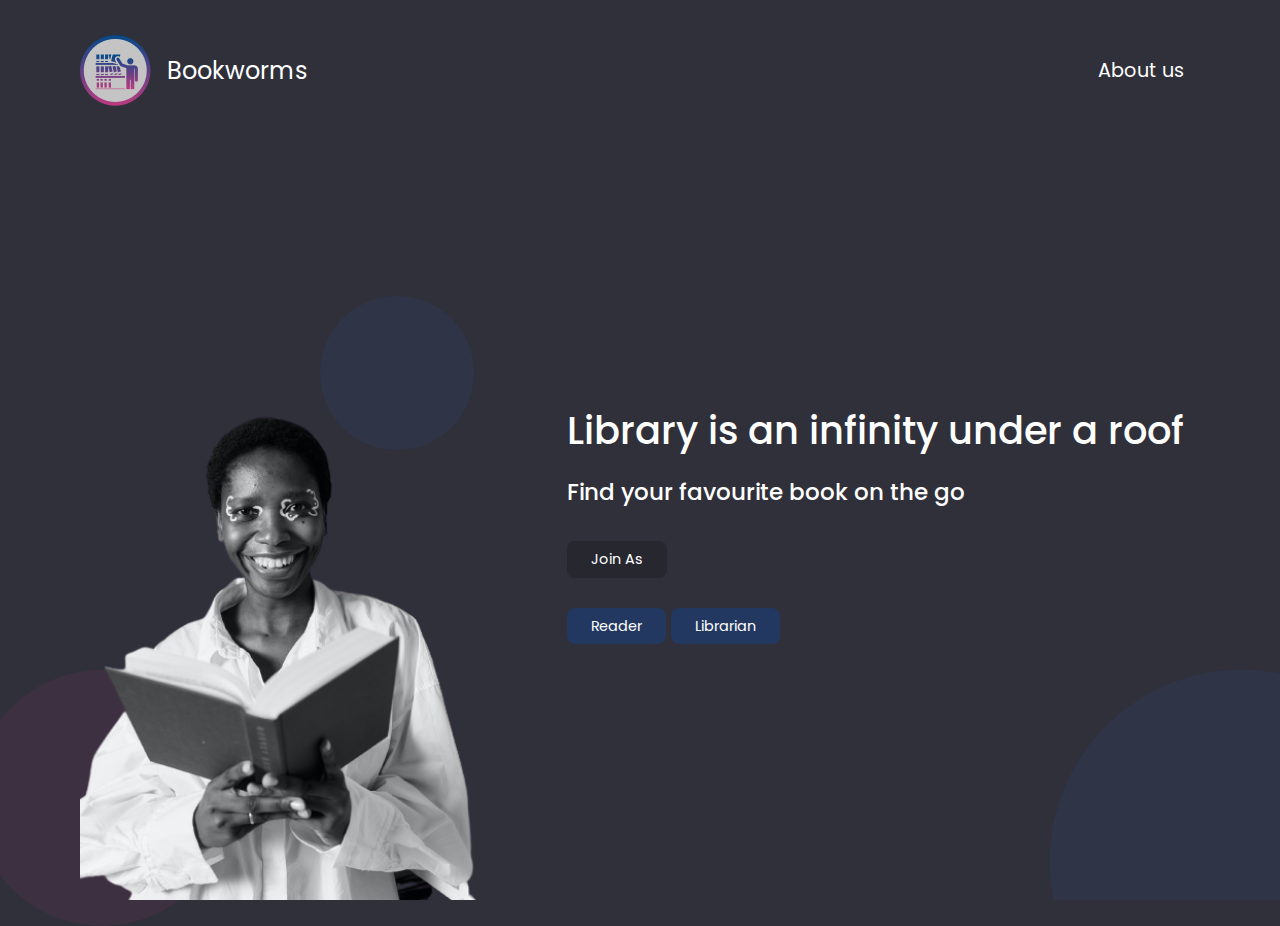
<file: index.html>
<!DOCTYPE html>
<html lang="en">
<head>
    <meta charset="UTF-8">
    <meta http-equiv="X-UA-Compatible" content="IE=edge">
    <meta name="viewport" content="width=device-width, initial-scale=1.0">
    <link href="styles.css" rel="stylesheet">
    <link href="index.css" rel="stylesheet">

    <title>Bookworms</title>
</head>
<body class="container full-height-grow">
    <header class="main-header">
        <a href="/" class="brand-logo">
            <img src="imgs/Logo.png">
        <div class="brand-logo-name">Bookworms</div></a>
        <nav class="main-nav">
            <ul>
                <li><a href="about.html">About us</a></li>
            </ul>
        </nav>   
    </header>
    <section class="home-main-section">
        <div class="img-wrapper">
            <div class="lady-image"></div>
        </div>
        <div class="call-to-action">
            <h1 class="title">Library is an infinity under a roof</h1>
            <span class="subtitle">Find your favourite book on the go</span>
            <a href="JoinAs" class="btn1">Join As</a>
        <div class="call-to-action1">
            <a href="Readersignup.html" class="btn">Reader</a>
            <a href="join.html" class="btn">Librarian</a></div>
        </div>
    </section>
    <div class="home-page-circle1"></div>
    <div class="home-page-circle2"></div>
    <div class="home-page-circle3"></div>
</body>
</html>
</file>
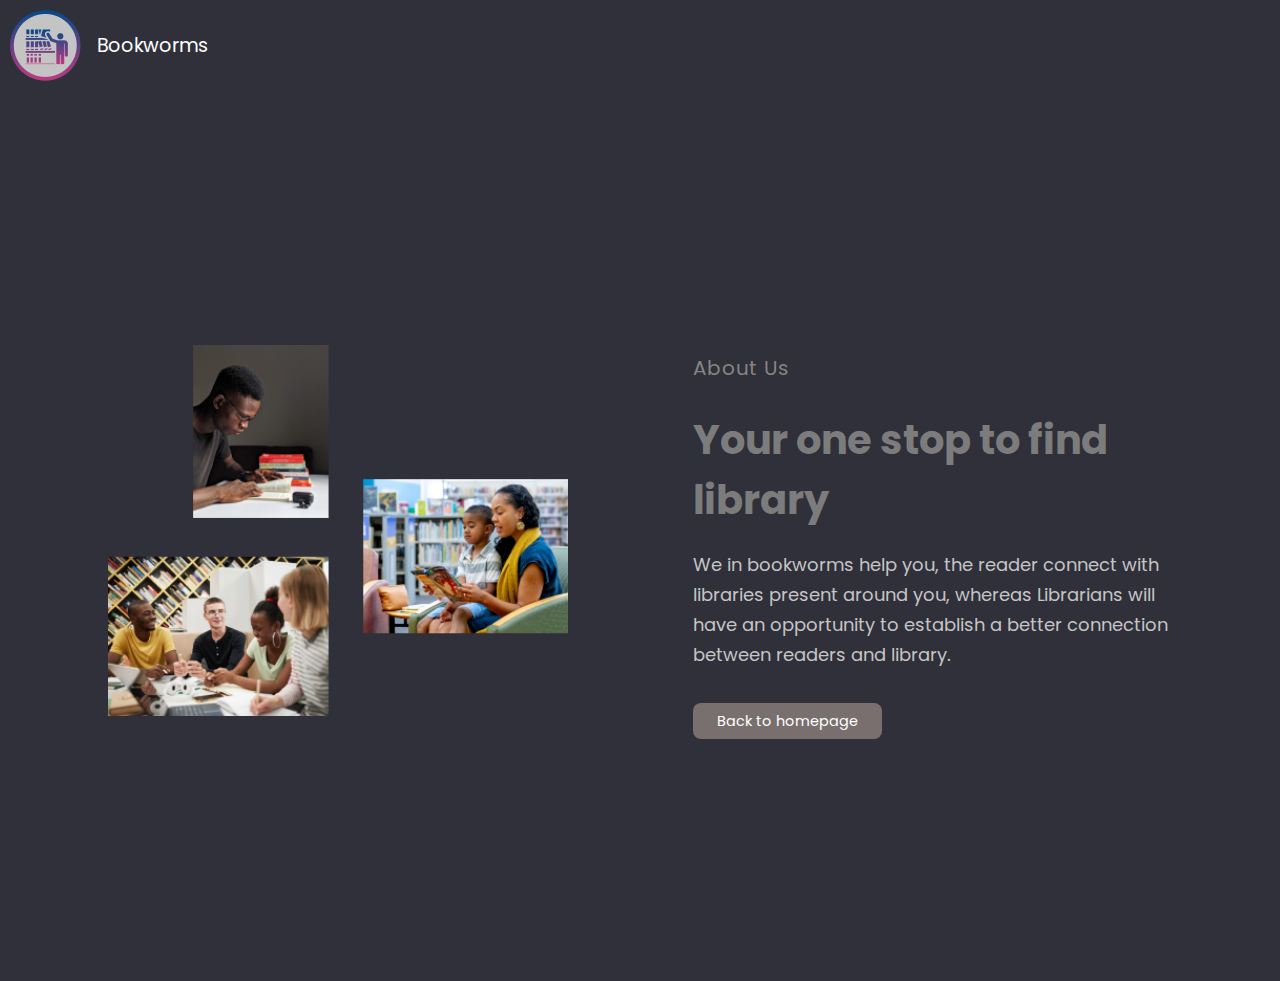
<file: about.html>
<!DOCTYPE html>
<html lang="en">
<head>
    <meta charset="UTF-8">
    <meta http-equiv="X-UA-Compatible" content="IE=edge">
    <meta name="viewport" content="width=device-width, initial-scale=1.0">
    <title>About Us</title>
    <link href="about.css" rel="stylesheet" type="text/css">
</head>
<body >
    <header class="main-header">
        <a href="/" class="brand-logo">
            <img src="imgs/Logo.png">
        <div class="brand-logo-name">Bookworms</div>
        </a>
    
    <section class="about">
        <div class="main">
            <img src="imgs/aboutus.png">
            <div class="all-text">
                <h4>About Us</h4>
                <h1>Your one stop to find library</h1>
                <p>We in bookworms help you, the reader connect with libraries present around you, whereas
            Librarians will have an opportunity to establish a better connection between readers and library.
                </p>
                <div class="call-to-action">
                    <a href="index.html" class="btn">Back to homepage</a>
                </div>
            </div>
        </div>
    </section>
</body>
</html>
</file>
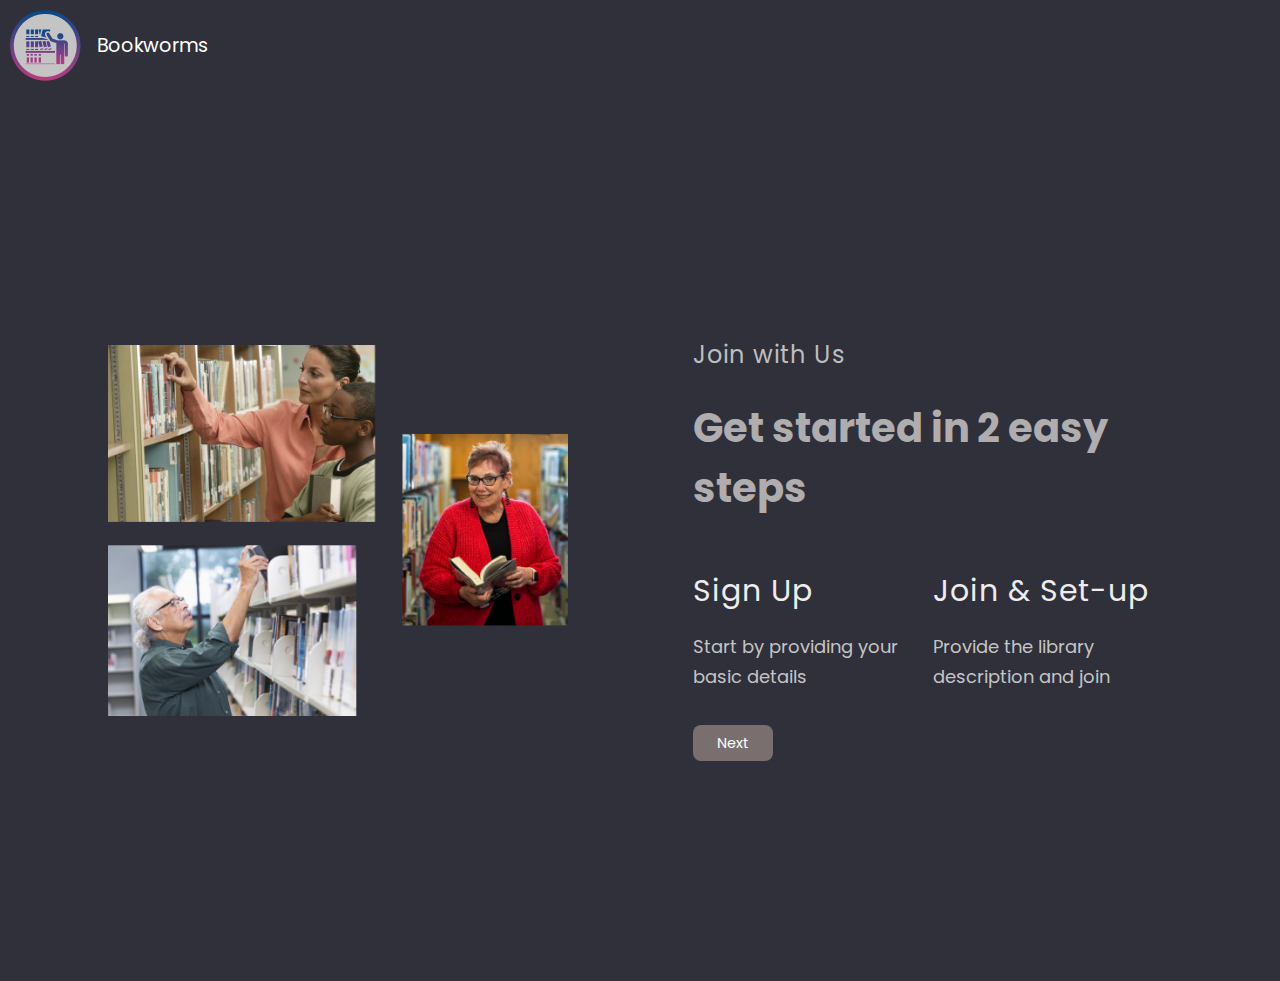
<file: join.html>
<!DOCTYPE html>
<html lang="en">
<head>
    <meta charset="UTF-8">
    <meta http-equiv="X-UA-Compatible" content="IE=edge">
    <meta name="viewport" content="width=device-width, initial-scale=1.0">
    <title>Partner</title>
    <link href="join.css" rel="stylesheet" type="text/css">
</head>
<body >
    <header class="main-header">
        <a href="/" class="brand-logo">
            <img src="imgs/Logo.png">
        <div class="brand-logo-name">Bookworms</div>
        </a>
    
    <section class="about">
        <div class="main">
            <img src="imgs/Partner.png">
            <div class="all-text">
                <h4>Join with Us</h4>
                <h1>Get started in 2 easy steps</h1>
                <div class="container">
                    <div class="box-1">
                        <h3>Sign Up</h3>
                        <p>Start by providing your basic details</p>
                    </div>
                    <div class="box-2">
                        <h3>Join & Set-up</h3>
                        <p>Provide the library description and join</p>
                    </div>
                </div>
                <div class="call-to-action">
                    <a href="Librariansignup.html" class="btn">Next</a>
                </div>
            </div>
        </div>
    </section>
</body>
</html>
</file>
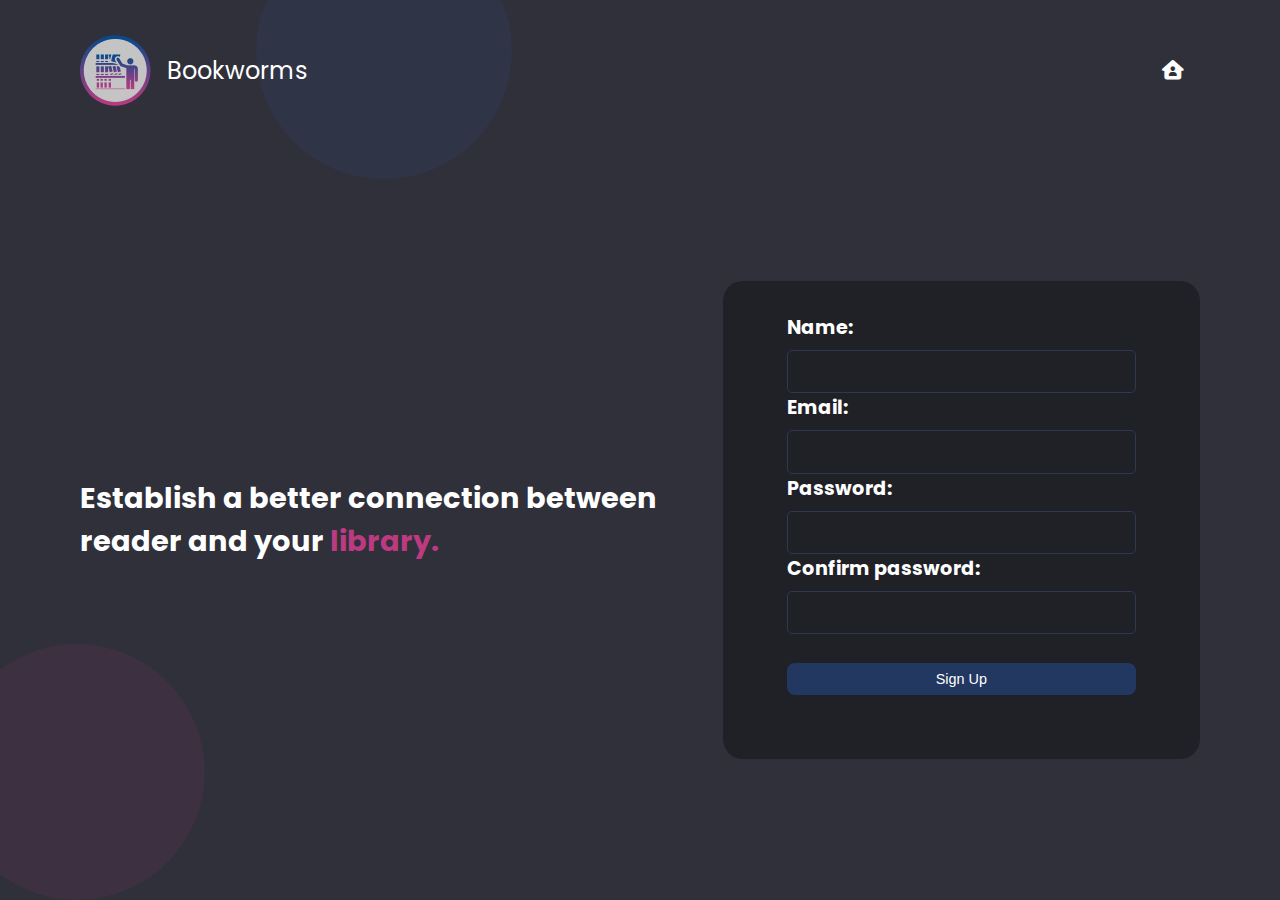
<file: Librariansignup.html>
<!DOCTYPE html>
<html lang="en">
<head>
    <meta charset="UTF-8">
    <meta http-equiv="X-UA-Compatible" content="IE=edge">
    <meta name="viewport" content="width=device-width, initial-scale=1.0">
    <link href="styles.css" rel="stylesheet">
    <link href="Readersignup.css" rel="stylesheet">
    <link href="https://cdnjs.cloudflare.com/ajax/libs/font-awesome/6.1.1/css/all.min.css" rel="stylesheet">
<title>Librarian Sign Up</title>
</head>
<body class="full-height-grow">
    <div class="container full-height-grow">
    <header class="main-header">
        <a href="/" class="brand-logo">
            <img src="imgs/Logo.png">
        <div class="brand-logo-name">Bookworms</div>
        </a>
        <nav class="main-nav">
            <ul>
                <li><a href="index.html"><i class="fa-solid fa-house-user"></i></a></li>
            </ul>
        </nav>   
    </header>
    <section class="reader-sign-up">
        <h2 class="signup-text">Establish a better connection between reader and your <span class="accent-text">library.</span>
        </h2>
        <form class="reader-join">
            <div class="input-group">
                <label>Name:</label>
                <input type="text">
            </div>
            <div class="input-group">
                <label>Email:</label>
                <input type="email">
            </div>
            <div class="input-group">
                <label>Password:</label>
                <input type="password">
            </div>
            <div class="input-group">
                <label>Confirm password:</label>
                <input type="text">
            </div>
            <div class="input-group">
                <button type="submit" class="btn1">Sign Up</button>
            </div>
        </form>
    </section>
  </div>
  <div class="join-page-circle-1"></div>
  <div class="join-page-circle-2"></div>
</body>
</html>
</file>
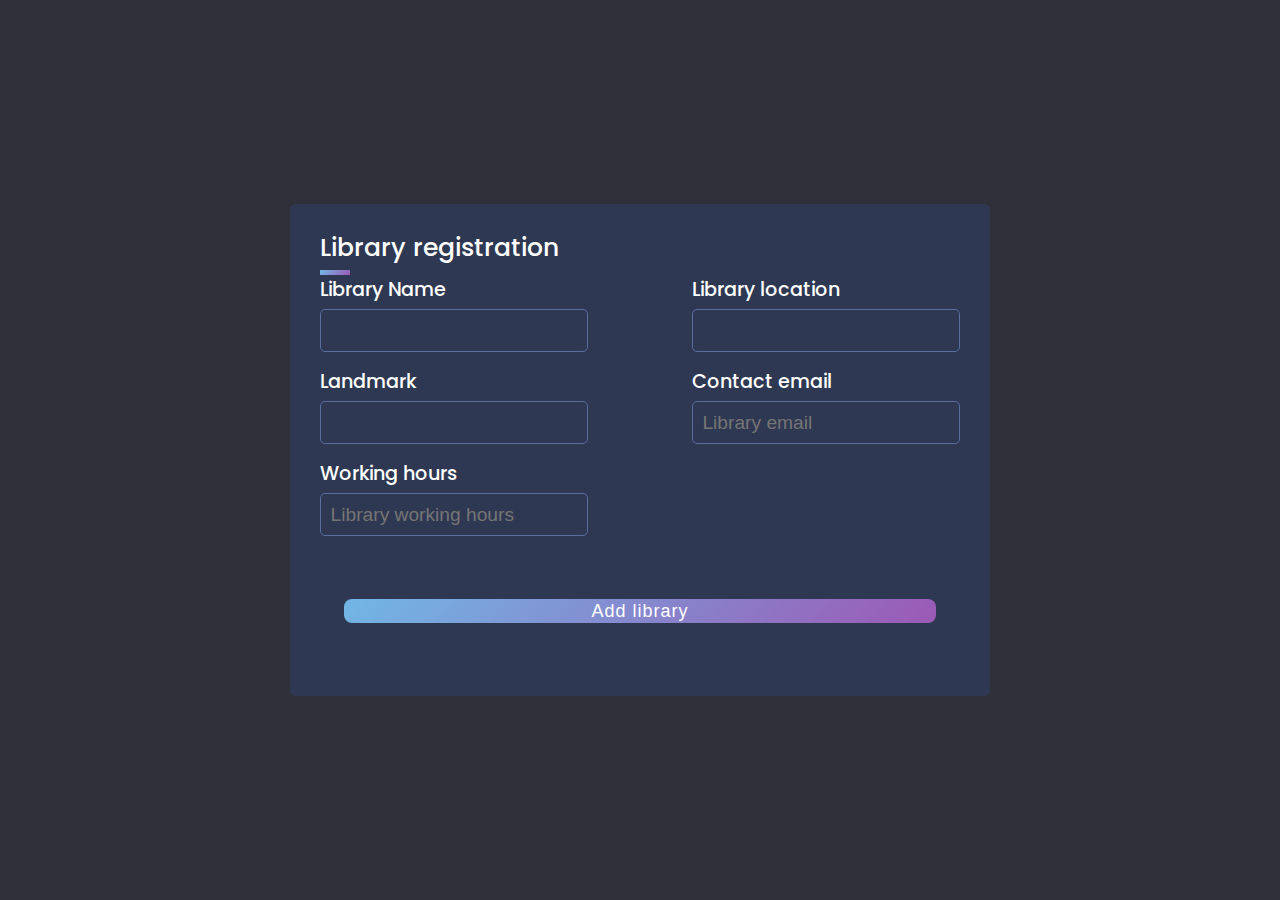
<file: library.html>
<!DOCTYPE html>
<html lang="en">
<head>
    <meta charset="UTF-8">
    <meta http-equiv="X-UA-Compatible" content="IE=edge">
    <meta name="viewport" content="width=device-width, initial-scale=1.0">
    <link href="library.css" rel="stylesheet">
    <title>Library details</title>
</head>
<body class="full-height-grow">
    <div class="container">
        <div class="title">Library registration</div>
        <form action="#">
            <div class="user-details">
            <div class="input-box">
                <span class="details">Library Name</span>
                <input type="text">
            </div>
            <div class="input-box">
                <span class="details">Library location</span>
                <input type="text">
            </div>
            <div class="input-box">
                <span class="details">Landmark</span>
                <input type="text">
            </div>
            <div class="input-box">
                <span class="details">Contact email</span>
                <input type="email" placeholder="Library email">
            </div>
            <div class="input-box">
                <span class="details">Working hours</span>
                <input type="text" placeholder="Library working hours">
            </div>
            </div>
            <div class="button">
                <input type="submit" value="Add library">
            </div>
        </form>
    </div>
    </body>
</html>
</file>
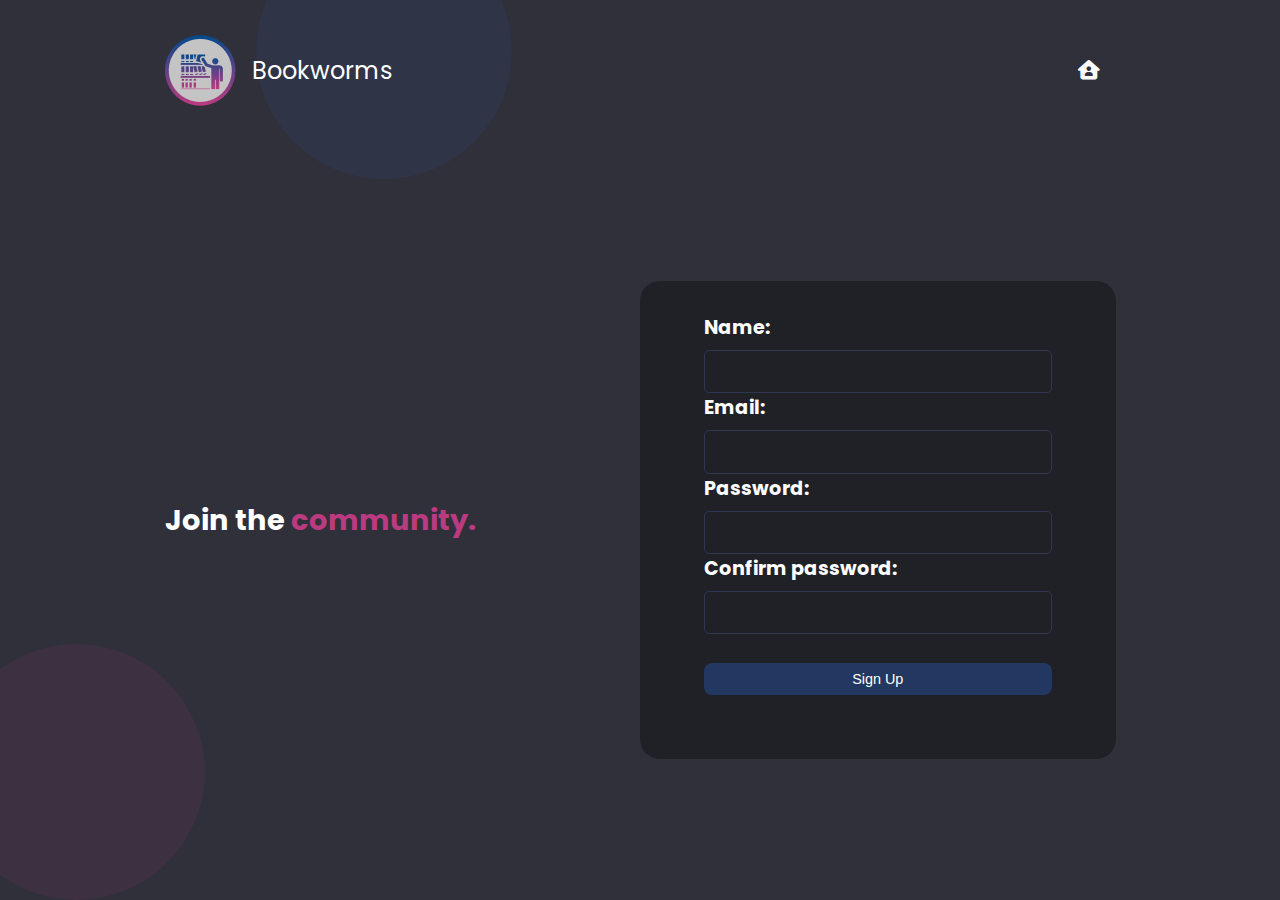
<file: Readersignup.html>
<!DOCTYPE html>
<html lang="en">
<head>
    <meta charset="UTF-8">
    <meta http-equiv="X-UA-Compatible" content="IE=edge">
    <meta name="viewport" content="width=device-width, initial-scale=1.0">
    <link href="styles.css" rel="stylesheet">
    <link href="Readersignup.css" rel="stylesheet">
    <link href="https://cdnjs.cloudflare.com/ajax/libs/font-awesome/6.1.1/css/all.min.css" rel="stylesheet">
    <title>Reader Sign Up</title>
</head>
<body class="full-height-grow">
    <div class="container full-height-grow">
    <header class="main-header">
        <a href="/" class="brand-logo">
            <img src="imgs/Logo.png">
        <div class="brand-logo-name">Bookworms</div>
        </a>
        <nav class="main-nav">
            <ul>
                <li><a href="index.html"><i class="fa-solid fa-house-user"></i></a></li>
            </ul>
        </nav>   
    </header>
    <section class="reader-sign-up">
        <h1 class="signup-text">
            Join the
        <span class="accent-text">community.</span></h1>
        <form class="reader-join">
            <div class="input-group">
                <label>Name:</label>
                <input type="text">
            </div>
            <div class="input-group">
                <label>Email:</label>
                <input type="email">
            </div>
            <div class="input-group">
                <label>Password:</label>
                <input type="password">
            </div>
            <div class="input-group">
                <label>Confirm password:</label>
                <input type="password">
            </div>
            <div class="input-group">
                <button type="submit" class="btn1">Sign Up</button>
            </div>
        </form>
    </section>
  </div>
  <div class="join-page-circle-1"></div>
  <div class="join-page-circle-2"></div>
 </body>
</html>
</file>
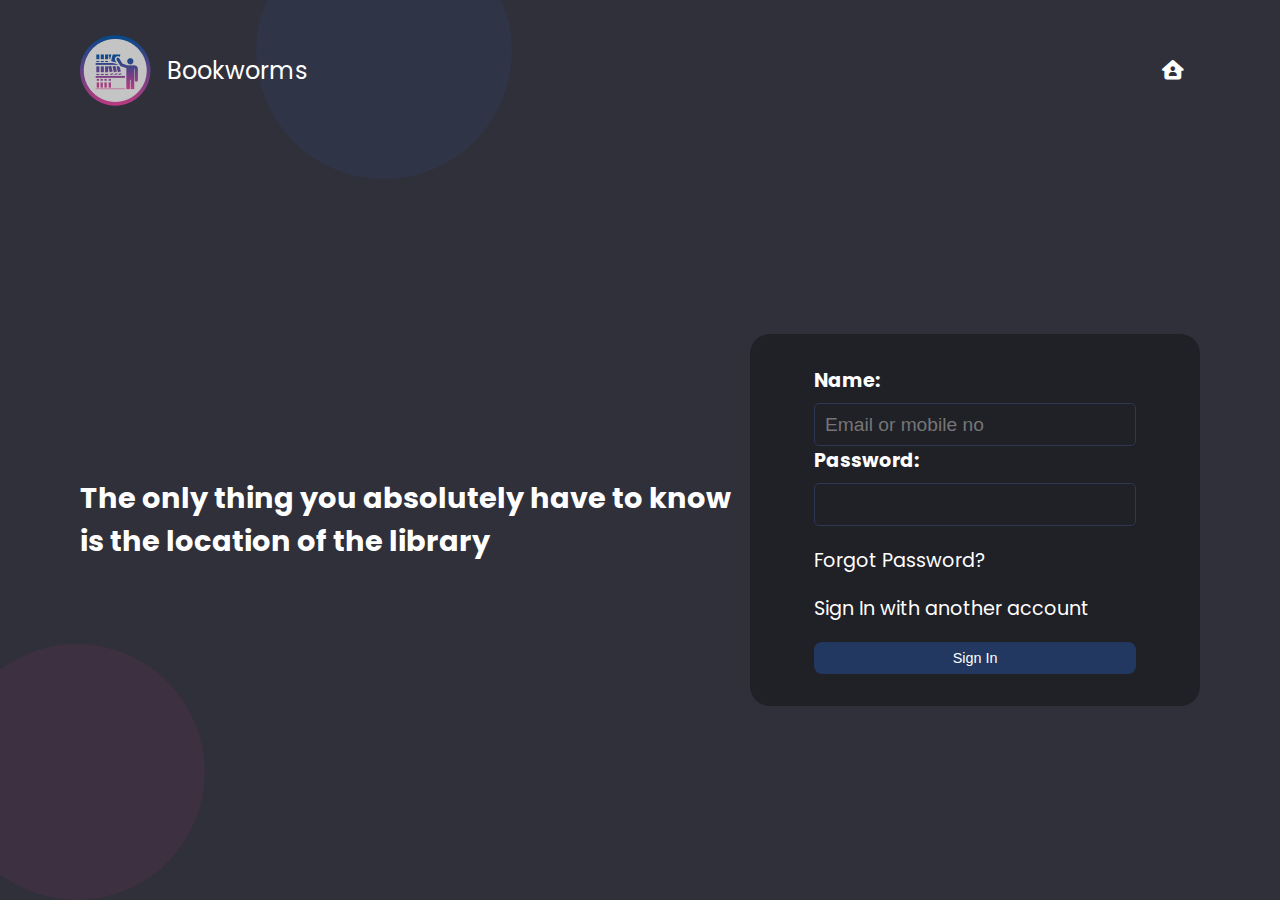
<file: signin.html>
<!DOCTYPE html>
<html lang="en">
<head>
    <meta charset="UTF-8">
    <meta http-equiv="X-UA-Compatible" content="IE=edge">
    <meta name="viewport" content="width=device-width, initial-scale=1.0">
    <link href="styles.css" rel="stylesheet">
    <link href="Readersignup.css" rel="stylesheet">
    <link href="https://cdnjs.cloudflare.com/ajax/libs/font-awesome/6.1.1/css/all.min.css" rel="stylesheet">

    <title>Sign In</title>
</head>
<body class="full-height-grow">
    <div class="container full-height-grow">
    <header class="main-header">
        <a href="/" class="brand-logo">
            <img src="imgs/Logo.png">
        <div class="brand-logo-name">Bookworms</div>
        </a>
        <nav class="main-nav">
            <ul>
                <li><a href="index.html"><i class="fa-solid fa-house-user"></i></a></li>
            </ul>
        </nav>   
    </header>
    <section class="reader-sign-up">
        <h2 class="signup-text">The only thing you absolutely have to know is the location of the library</h2>
        <form class="reader-join">
            <div class="input-group">
                <label>Name:</label>
                <input type="text" placeholder="Email or mobile no">
            </div>
            <div class="input-group">
                <label>Password:</label>
                <input type="password">
            </div>
            <p>Forgot Password?</p>
            <p>Sign In with another account</p>
            <div class="input-group">
                <button type="submit" class="btn">Sign In</button>
            </div>
        </form>
    </section>
  </div>
  <div class="join-page-circle-1"></div>
  <div class="join-page-circle-2"></div>
</body>
</html>
</file>
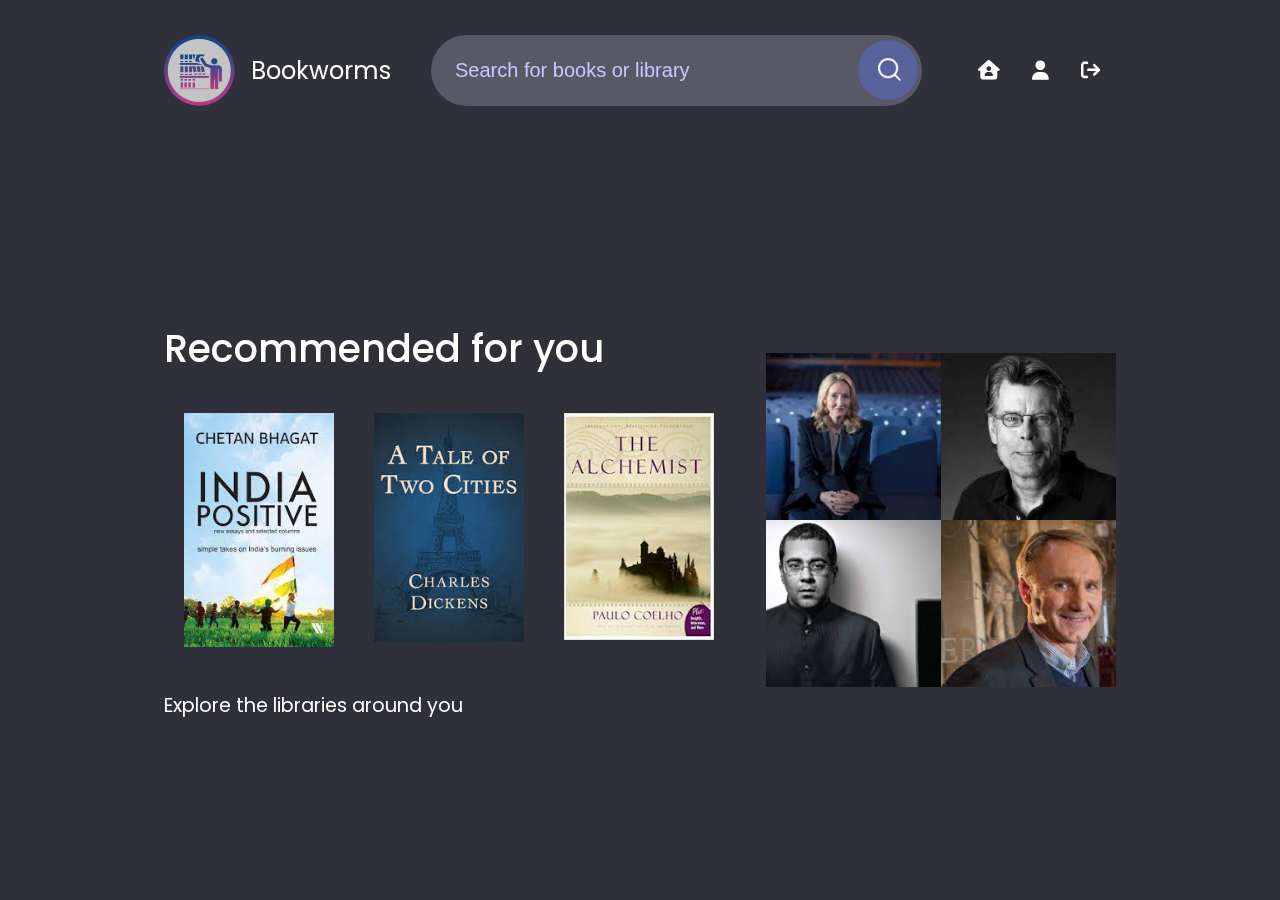
<file: user-explore.html>
<!DOCTYPE html>
<html lang="en">
<head>
    <meta charset="UTF-8">
    <meta http-equiv="X-UA-Compatible" content="IE=edge">
    <meta name="viewport" content="width=device-width, initial-scale=1.0">
    <link href="styles.css" rel="stylesheet">
    <link href="user-explore.css" rel="stylesheet">
    <link href="https://cdnjs.cloudflare.com/ajax/libs/font-awesome/6.1.1/css/all.min.css" rel="stylesheet">

    <title>User-explore</title>
</head>
<body class="full-height-grow">
    <div class="container full-height-grow">
    <header class="main-header">
        <a href="/" class="brand-logo">
            <img src="imgs/Logo.png">
        <div class="brand-logo-name">Bookworms</div>
        </a>
        <div class="container">
            <form action="https://www.google.com/" method="get" class="search-bar">
                <input type="text" placeholder="Search for books or library">
                <button type="submit"><img src="imgs/search.png"></button>
            </form>
        </div>
        <nav class="main-nav">
            <ul>
                <li><a href="index.html"><i class="fa-solid fa-house-user"></i></a></li>
                <li><a href="#" ><i class="fa-solid fa-user"></i></a></li>
                <li><a href="#" ><i class="fa-solid fa-arrow-right-from-bracket"></i></a></li>
            </ul>
        </nav>   
    </header>
    <section class="explore-main-section">
        <div class="call-to-action">
            <h3 class="title">Recommended for you</h2>
            <div class="icon-section">
                <div class="icon">
                    <img src="imgs/book1.jpg">
                </div>
                <div class="icon">
                    <img src="imgs/book2.jpg">
                </div>
                <div class="icon">
                    <img src="imgs/book3.jpg">
                    </div>
            </div>Explore the libraries around you
        </div>
        <img class="covers-image" src="imgs/cover image.png">
    </section>
  </div>
</body>
</html>
</file>
<file: styles.css>
@import url('https://fonts.googleapis.com/css?family=Poppins:400,500,700');

*, *::before, *::after {
    box-sizing:border-box;
}
body {
    padding:0;
    margin: 0;
    background-color: #2F303A;
    font-family: Poppins, sans-serif;
    font-size: 1.2em;
    color: white;
    min-height: 100vh;
    position: inherit;
    
}
.full-height-grow{
    display: flex;
    flex-direction: column;
}
.brand-logo {
    display: flex;
    align-items: center;
    font-size: 1.25em;
    color: inherit;
    text-decoration: none;
}
.brand-logo-name {
    margin-left: 1rem;
}
.main-nav ul {
    display: flex;
    margin: 0;
    padding: 0;
    list-style: none;
}
.main-nav a{
    color:inherit;
    text-decoration: none;
    padding: 1rem;
}
.main-nav a:hover{
    color:#adadad;
}
.main-header{
    display: flex;
    justify-content: space-between;
    align-items: center;
}

.main-header{
    height: 140px;
}

.container{
    max-width: 1200px;
    margin: 0 auto;
    padding: 0 40px;
    flex-grow: 1;
}
.title{
    font-weight: 500;
    font-size: 2em;
    margin-bottom: 1rem;
    margin-top: 0;
}
.subtitle{
    font-weight: 500;
    font-size: 1.2em;
    margin-bottom: 2rem;
}
.btn1{
    color: white;
    background-color: rgba(4,4,4,0.2);
    padding: .50rem 1.5rem;
    border-radius: .5rem;
    text-decoration: none;
    font-size: .9rem;
    margin-bottom: 2rem;
}
.btn{
    color:white;
    background-color: rgb(35, 56, 97);
    padding: .50rem 1.5rem;
    border-radius: .50rem;
    text-decoration: none;
    font-size: .9rem;
    outline: none;
    border: none;
    cursor: pointer;
}

.btn:hover{
    background-color:rgb(30, 48, 83);
    transition: 0.2s;
}
</file>
<file: index.css>
.home-main-section{
    display: flex;
    align-items: stretch;
    justify-content: space-between;
    flex-grow: 1;
}

.home-main-section .img-wrapper{
    flex-grow: 1;
    flex-direction: column;
    display: flex;
    align-items: stretch;
    justify-content: flex-end;
}

.home-main-section .lady-image{
    background-image: url(imgs/landingpageimg.png);
    flex-grow: 1;
    max-height: 70vh;
    min-width: 30vw;
    background-size: contain;
    background-repeat: no-repeat;
    background-position: bottom left;
}   

.home-main-section .call-to-action{
    display: flex;
    flex-direction: column;
    align-items: flex-start;
    margin: 1rem;
    align-self: center;
}


@media (max-width: 900px) {
    .home-main-section .img-wrapper{
        display: none;
    }
    .home-main-section{
        justify-content: center;
    }
}

.home-page-circle1{
    position: absolute;
    width: 20vw;
    height:20vw;
    border-radius: 50%;
    background-color:rgba(188, 58, 128,.1) ;
    bottom: -2vw;
    left:-2vw;
    z-index: -1;
}

.home-page-circle2{
    position: absolute;
    width: 12vw;
    height:12vw;
    border-radius: 50%;
    background-color:rgba(52, 87, 178,.1) ;
    bottom: 50vh;
    left:25vw;
    z-index: -1;
}

.home-page-circle3{
    position: absolute;
    overflow: hidden;
    width: 30vw;
    height:30vw;
    bottom: 0;
    right:0;
    z-index: -1;
}

.home-page-circle3::before{
    content: '';
    transform: translate(40%,40%);
    position: absolute;
    height: 100%;
    width: 100%;
    border-radius: 50%;
    background-color:rgba(52, 87, 178,.1) ;

}
</file>
<file: about.css>
@import url('https://fonts.googleapis.com/css?family=Poppins:400,500,700');

*, *::before, *::after {
    box-sizing:border-box;
}

.brand-logo {
    display:flex;
    align-items: center;
    font-size: 1em;
    color: inherit;
    text-decoration: none;
    margin-top: .5em;
    margin-left: .5em;
}
.brand-logo-name {
    margin-left: 1rem;
}


body {
    padding:0;
    margin: 0;
    background-color: #2F303A;
    font-family: Poppins, sans-serif;
    font-size: 1.2em;
    color: white;
    min-height: 100vh;
}

.about{
    height: 100vh;
    width: 100%;
    display: flex;
    justify-content: center;
    align-items: center;
}

.about .main img{
    width: 480px;
    max-width: 100%;
    height: auto;
    padding: 0 10px;
}

.all-text{
    width:500px;
    max-width: 100%;
    padding: 0 10px;
}

.main{
    width: 1190px;
    max-width: 95%;
    margin: 0 auto;
    display: flex;
    flex-wrap: wrap;
    align-items: center;
    justify-content: space-around;
}

.all-text h4{
    font-size: 20px;
    color:#858585;
    letter-spacing: 1px;
    font-weight: 400;
    margin-bottom: 10px;
}

.all-text h1{
    font-size: 40px;
    color: #7c7c7c;
    font-weight: 700;
    margin-bottom: 20px;
}

.all-text p{
    font-size: 18px;
    color: #c5c5c5;
    line-height: 30px;
    margin-bottom: 35px;
}

.btn{
    color:white;
    background-color: rgb(122, 111, 111);
    padding: .50rem 1.5rem;
    border-radius: .5rem;
    text-decoration: none;
    font-size: .9rem;
    outline: none;
    border: none;
    cursor: pointer;
   
}

.btn:hover{
    background-color: #555353;
    transition: .3s;
}

@media screen and (max-width:1250px){
    .about{
        width: 100%;
        height: auto;
        padding: 60px 0;
    }
}
</file>
<file: join.css>
@import url('https://fonts.googleapis.com/css?family=Poppins:400,500,700');

    *, *::before, *::after {
        box-sizing:border-box;
    }
    
    .brand-logo {
        display:flex;
        align-items: center;
        font-size: 1em;
        color: inherit;
        text-decoration: none;
        margin-top: .5em;
        margin-left: .5em;
    }
    .brand-logo-name {
        margin-left: 1rem;
    }
    
    
    body {
        padding:0;
        margin: 0;
        background-color: #2F303A;
        font-family: Poppins, sans-serif;
        font-size: 1.2em;
        color: white;
        min-height: 100vh;
    }
    
    .about{
        height: 100vh;
        width: 100%;
        display: flex;
        justify-content: center;
        align-items: center;
    }
    
    .about .main img{
        width: 480px;
        max-width: 100%;
        height: auto;
        padding: 0 10px;
    }
    
    .all-text{
        width:500px;
        max-width: 100%;
        padding: 0 10px;
    }
    
    .main{
        width: 1190px;
        max-width: 95%;
        margin: 0 auto;
        display: flex;
        flex-wrap: wrap;
        align-items: center;
        justify-content: space-around;
    }
    
    .all-text h4{
        font-size: 24px;
        color:#bebebe;
        letter-spacing: 1px;
        font-weight: 400;
        margin-bottom: 10px;
    }
    
    .all-text h1{
        font-size: 40px;
        color: #afadad;
        font-weight: 700;
        margin-bottom: 20px;
    }
    
    .all-text p{
        font-size: 18px;
        color: #c5c5c5;
        line-height: 30px;
        margin-bottom: 35px;
    }
    
    .btn{
        color:white;
        background-color: rgb(122, 111, 111);
        padding: .50rem 1.5rem;
        border-radius: .5rem;
        text-decoration: none;
        font-size: .9rem;
        outline: none;
        border: none;
        cursor: pointer;
       
    }
    
    .btn:hover{
        background-color: #555353;
        transition: .3s;
    }
    
    .container{
        display:flex;
        justify-content: space-between;
    }

    .box-1{
        flex:1;
    }

    .box-2{
        flex: 1;
    }

    .all-text h3{
        font-size: 30px;
        color:#eeecec;
        letter-spacing: 1px;
        font-weight: 400;
        margin-bottom: 10px;
    }
    @media screen and (max-width:1250px){
        .about{
            width: 100%;
            height: auto;
            padding: 60px 0;
        }
    }
</file>
<file: Readersignup.css>
.signup-text{
    font-size: 1.5em;
    font-weight: bold;
    margin: 0;
}
.accent-text{
    color: #BC3A80;
}


.reader-sign-up{
    display: flex;
    justify-content: space-between;
    align-items: center;
    flex-grow: 1;
  
}

.rsign .signup-text{
    font-size: 1.5em;
    font-weight: bold;
    margin: 0;
}

.signup-text{
    float: left;
}

.reader-join{
    background-color: #202027;
    width: 50vw;
    max-width: 50%;
    padding: 2rem 4rem;
    border-radius: 20px;
}

.input-group{
  
    display: flex;
    flex-direction: column;
}

.input-group:last-child{
    margin-bottom: 0;
}

.input-group label{
    font-weight: bold;
    margin-bottom: .5rem;
}

.input-group input{
    outline:none;
    background: none;
    border: 1px solid #2E3852;
    font-size: 1em;
    padding: .5em;
    color: inherit;
    border-radius: 5px;
}

.btn1{
    color:white;
    background-color: rgb(35, 56, 97);
    padding: .5rem 1.5rem;
    border-radius: .5rem;
    text-decoration: none;
    font-size: .9rem;
    outline: none;
    border: none;
    cursor: pointer;
    margin-top: 2em;
    align-items: center;
    justify-content: center;
}

.btn1:hover{
    background-color:rgb(30, 48, 83);
    transition: 0.2s;
}

.input-group input:focus{
    border-color: #596da0;
}

.join-page-circle-1{
    position: absolute;
    overflow: hidden;
    width: 20vw;
    height:20vw;
    bottom: 0;
    left:0;
    z-index: -1;
}

.join-page-circle-1::before{
    content: '';
    transform: translateX(-20%);
    position: absolute;
    height: 100%;
    width: 100%;
    border-radius: 50%;
    background-color:rgba(188, 58, 128,.1) ;

}

.join-page-circle-2{
    position: absolute;
    overflow: hidden;
    width: 20vw;
    height:20vw;
    top: 0;
    left:20vw;
    z-index: -1;
}

.join-page-circle-2::before{
    content: '';
    transform: translateY(-30%);
    position: absolute;
    height: 100%;
    width: 100%;
    border-radius: 50%;
    background-color:rgba(52, 87, 178,.1) ;

}


@media(max-width:900px){
    .reader-sign-up{
        flex-direction: column;
        justify-content: center;
    }
    .reader-join{
        width:80vw;
        max-width: inherit;
        margin: 2rem;
    }
}
</file>
<file: library.css>
@import url('https://fonts.googleapis.com/css?family=Poppins:400,500,700');

*, *::before, *::after {
    box-sizing:border-box;
}
body {
    padding:0;
    margin: 0;
    background-color: #2F303A;
    font-family: Poppins, sans-serif;
    font-size: 1.2em;
    color: white;
    min-height: 100vh;
    position: inherit;
    
}
.full-height-grow{
    display: flex;
    flex-direction: column;
}

body{
    display: flex;
    height: 100vh;
    justify-content: center;
    align-items: center;
    padding: 10px;
}

.container{
    max-width: 700px;
    width: 100%;
    background: #2E3852;
    padding: 25px 30px;
    border-radius: 5px;
}

.container .title{
    font-size: 25px;
    font-weight: 500;
    position: relative;
    color:#fff;
    padding-bottom:.5rem;
}

.container .title::before{
    content: '';
    position: absolute;
    left: 0;
    bottom: 0;
    height: 5px;
    width: 30px;
    background:linear-gradient(135deg,#71b7e6,#9b59b6) ;
}

.container form .user-details{
    display: flex;
    flex-wrap: wrap;
    justify-content: space-between;
    color: #fff;
}

form .user-details .input-box{
    margin-bottom:15px;
    width: calc(100%/2-20px);
}

.user-details .input-box .details{
    display: block;
    font-weight: 500;
    margin-bottom: 5px;
}

.user-details .input-box input{
    outline:none;
    background: none;
    border: 1px solid #6b707c;
    font-size: 1em;
    padding: .5em;
    color: rgb(118, 106, 160);
    border-radius: 5px;
}

.user-details .input-box input:focus,
.user-details .input-box input:valid{
    border-color: #596da0;
}

form .button{
    display: flex;
    justify-content: center;
    align-items: center;
    padding: .5rem 1.5rem;
    height: 40px;
    margin: 40px 0;
}

form .button input{
    height: 100%;
    width: 100%;
    outline: none;
    color: #fff;
    border: none;
    border-radius: .5rem;
    font-size: 18px;
    font-weight: 500;
    letter-spacing: 1px;
    background:linear-gradient(135deg,#71b7e6,#9b59b6) ;
}

form .button input:hover{
    background:linear-gradient(-135deg,#71b7e6,#9b59b6) ;
}

@media(max-width:584px){
    .container{
        max-width: 100%;
    }
    form .user-details .input-box{
        margin-bottom:15px;
        width: 100%;
    }
}
</file>
<file: user-explore.css>
.search-bar{
    width:100%;
    height: 80;
    max-width: 500px;
    background: rgba(255,255,255,0.2);
    display:flex;
    align-items: center;
    border-radius: 40px;
    padding: 0 4px;
    backdrop-filter: blur(4px) saturate(180%);
}

.search-bar input{
    background: none;
    flex: 1;
    border: 0;
    outline: none;
    padding: 24px 20px;
    font-size: 20px;
    color: #cac7ff;
}

::placeholder{
    color: #cac7ff;
}

.search-bar button img{
    width: 25px;
}

.search-bar button{
    border: 0;
    border-radius: 50%;
    width: 60px;
    height: 60px;
    background: #58629b;
    cursor: pointer;
}
.explore-main-section{
    display: flex;
    align-items: center;
    justify-content: space-between;
    flex-grow: 1;
}

.explore-main-section .covers-image{
    width: 30vw;
    margin-left: 2rem;
    height: auto;
    max-width: 350px;
}

.icon-section{
    display: flex;
}

.icon{
    display: flex;
    flex-direction: column;
    justify-content: space-between;
    align-items: center;
    margin: .5rem;
    padding: .75rem;
    margin-bottom: 2rem;
}   

.icon img{
    width: 150px;
}

footer{
    background-color: rgb(37, 37, 37);
}

.footer-nav{
    list-style: none;
    float:left;
}

.social-links{
    list-style: none;
    float: right;
}

.footer-nav li,
.social-links li{
    list-style: none;
    display: inline-block;
    margin-right: 20px;
}

.footer-nav li a:link,
.footer-nav li a:visited,
.social-links li a:link,
.social-links li a:visited{
    text-decoration: none;
    border: 0;
    color: #888;
    transition: color 0.2s;
}

.footer-nav li a:hover,
.footer-nav li a:active {
    color:#ddd;
}

.social-links li a:link,
.social-links li a:visited{
    font-size: 100%;
}

.fa-brands fa-facebook-f:hover{
    color: #3b5988;
}

.fa-brands fa-twitter:hover{
    color: #00aced;
}
@media (max-width:800px){
    .explore-main-section{
        flex-direction: column;
        justify-content: center;
    }
    .explore-main-section .covers-image{
        margin-top: 2rem;
        height: 30vh;
        width: auto;
    }
}
</file>
